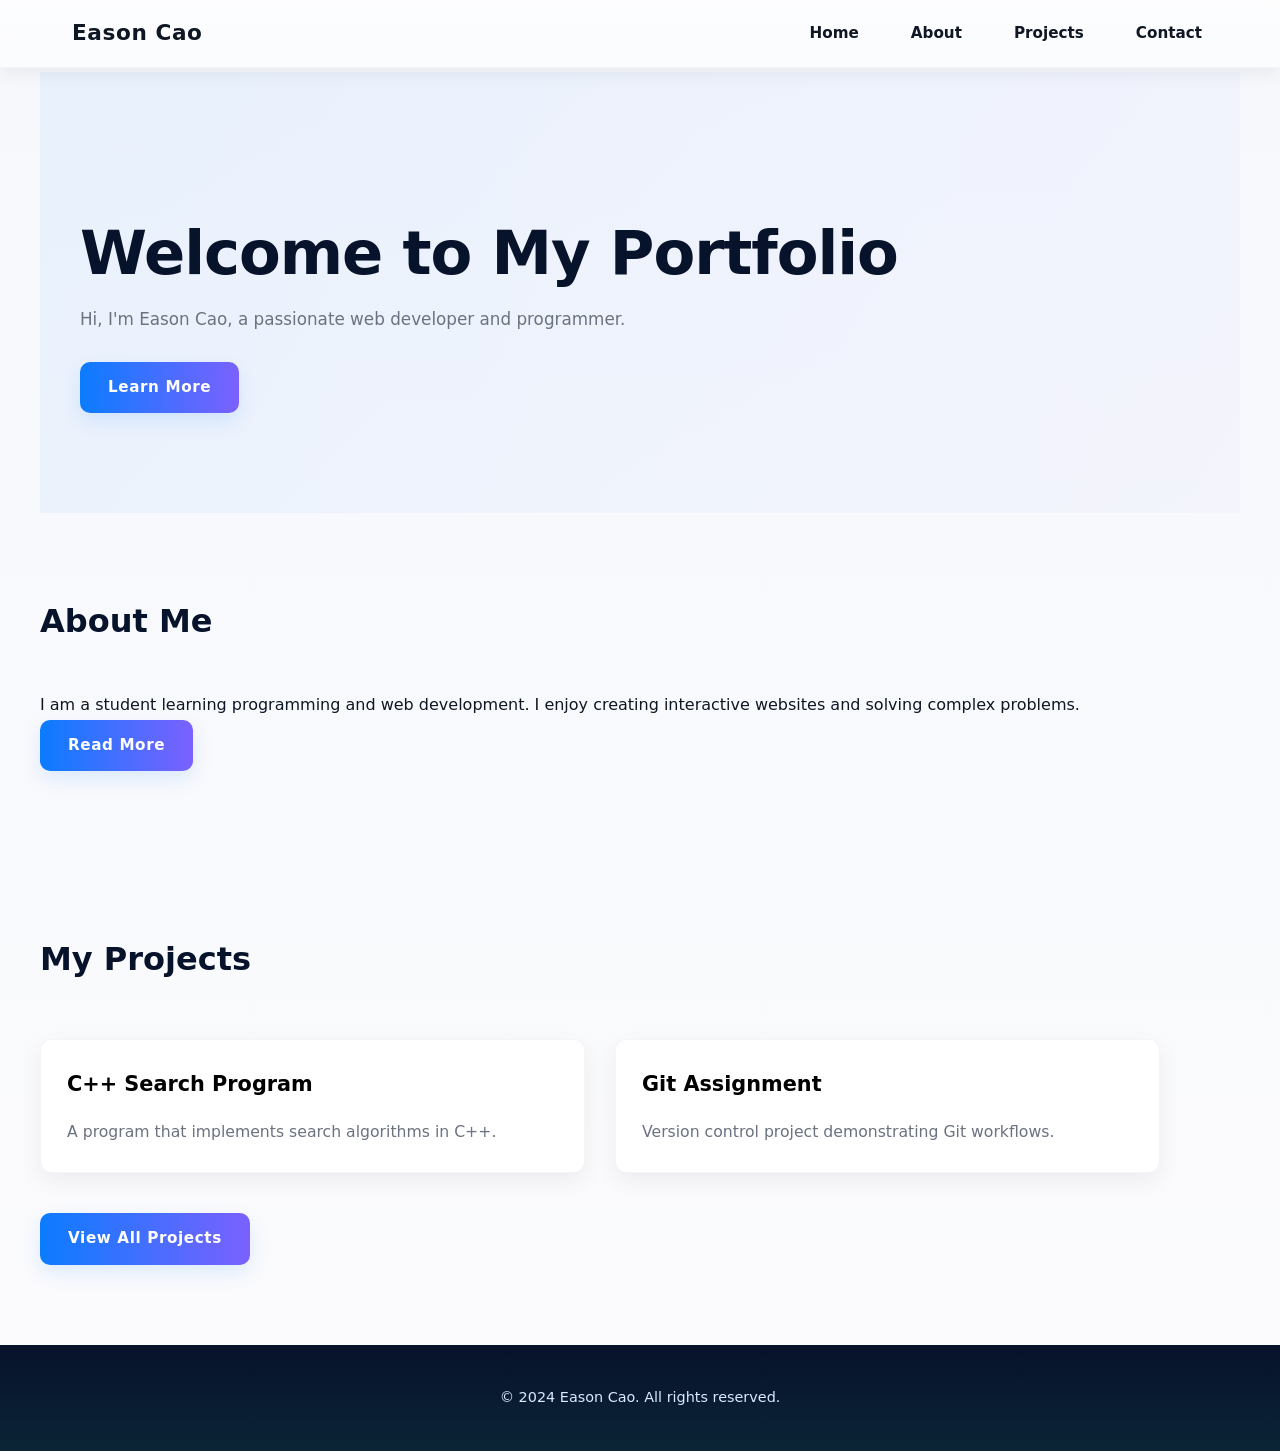
<file: index.html>
<!DOCTYPE html>
<html lang="en">
<head>
    <meta charset="UTF-8">
    <meta name="viewport" content="width=device-width, initial-scale=1.0">
    <title>My Portfolio</title>
    <link rel="stylesheet" href="styles/style.css">
</head>
<body>
    <header>
        <nav>
            <div class="nav-container">
                <h2 class="logo">Eason Cao</h2>
                <ul class="nav-links">
                    <li><a href="index.html">Home</a></li>
                    <li><a href="about.html">About</a></li>
                    <li><a href="projects.html">Projects</a></li>
                    <li><a href="contact.html">Contact</a></li>
                </ul>
            </div>
        </nav>
    </header>

    <section id="hero">
        <div class="hero-content">
            <h1>Welcome to My Portfolio</h1>
            <p>Hi, I'm Eason Cao, a passionate web developer and programmer.</p>
            <a href="about.html" class="btn">Learn More</a>
        </div>
    </section>

    <section id="about-preview">
        <h2>About Me</h2>
        <p>I am a student learning programming and web development. I enjoy creating interactive websites and solving complex problems.</p>
        <a href="about.html" class="btn">Read More</a>
    </section>

    <section id="projects-preview">
        <h2>My Projects</h2>
        <div class="project-grid">
            <div class="project-card">
                <h3>C++ Search Program</h3>
                <p>A program that implements search algorithms in C++.</p>
            </div>
            <div class="project-card">
                <h3>Git Assignment</h3>
                <p>Version control project demonstrating Git workflows.</p>
            </div>
        </div>
        <a href="projects.html" class="btn">View All Projects</a>
    </section>

    <footer>
        <p>&copy; 2024 Eason Cao. All rights reserved.</p>
    </footer>

    <script src="scripts/script.js"></script>
</body>
</html>
</file>
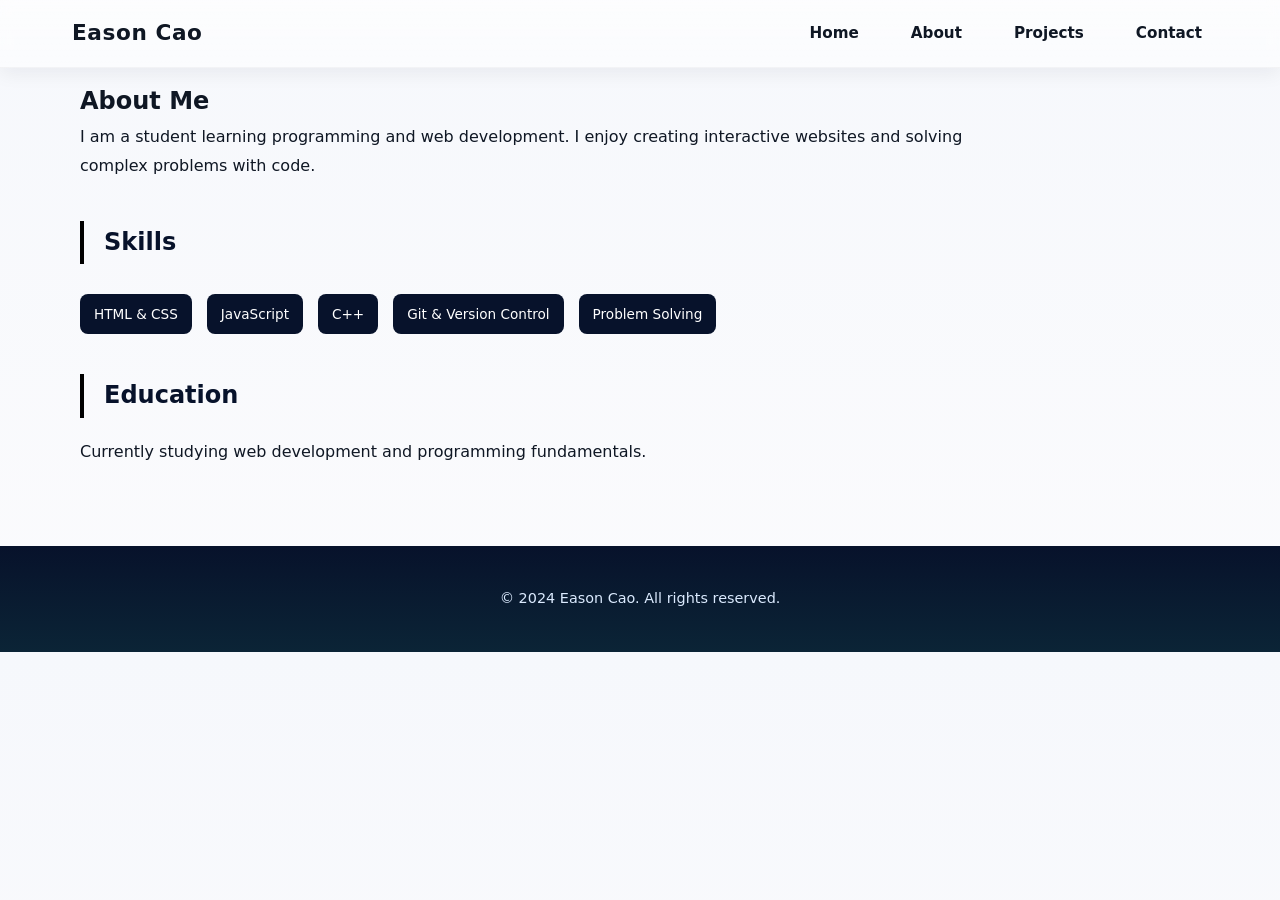
<file: about.html>
<!DOCTYPE html>
<html lang="en">
<head>
    <meta charset="UTF-8">
    <meta name="viewport" content="width=device-width, initial-scale=1.0">
    <title>About Me</title>
    <link rel="stylesheet" href="styles/style.css">
</head>
<body>



    <header>
        <nav>
            <div class="nav-container">
                <h2 class="logo">Eason Cao</h2>
                <ul class="nav-links">
                    <li><a href="index.html">Home</a></li>
                    <li><a href="about.html">About</a></li>
                    <li><a href="projects.html">Projects</a></li>
                    <li><a href="contact.html">Contact</a></li>
                </ul>
            </div>
        </nav>
    </header>

    <section id="about">
        <div class="about-content">
            <h1>About Me</h1>
            <p>I am a student learning programming and web development. I enjoy creating interactive websites and solving complex problems with code.</p>
            <h2>Skills</h2>
            <ul class="skills-list">
                <li>HTML & CSS</li>
                <li>JavaScript</li>
                <li>C++</li>
                <li>Git & Version Control</li>
                <li>Problem Solving</li>
            </ul>
            <h2>Education</h2>
            <p>Currently studying web development and programming fundamentals.</p>
        </div>
    </section>

    <footer>
        <p>&copy; 2024 Eason Cao. All rights reserved.</p>
    </footer>

    <script src="scripts/script.js"></script>
</body>
</html>
</file>
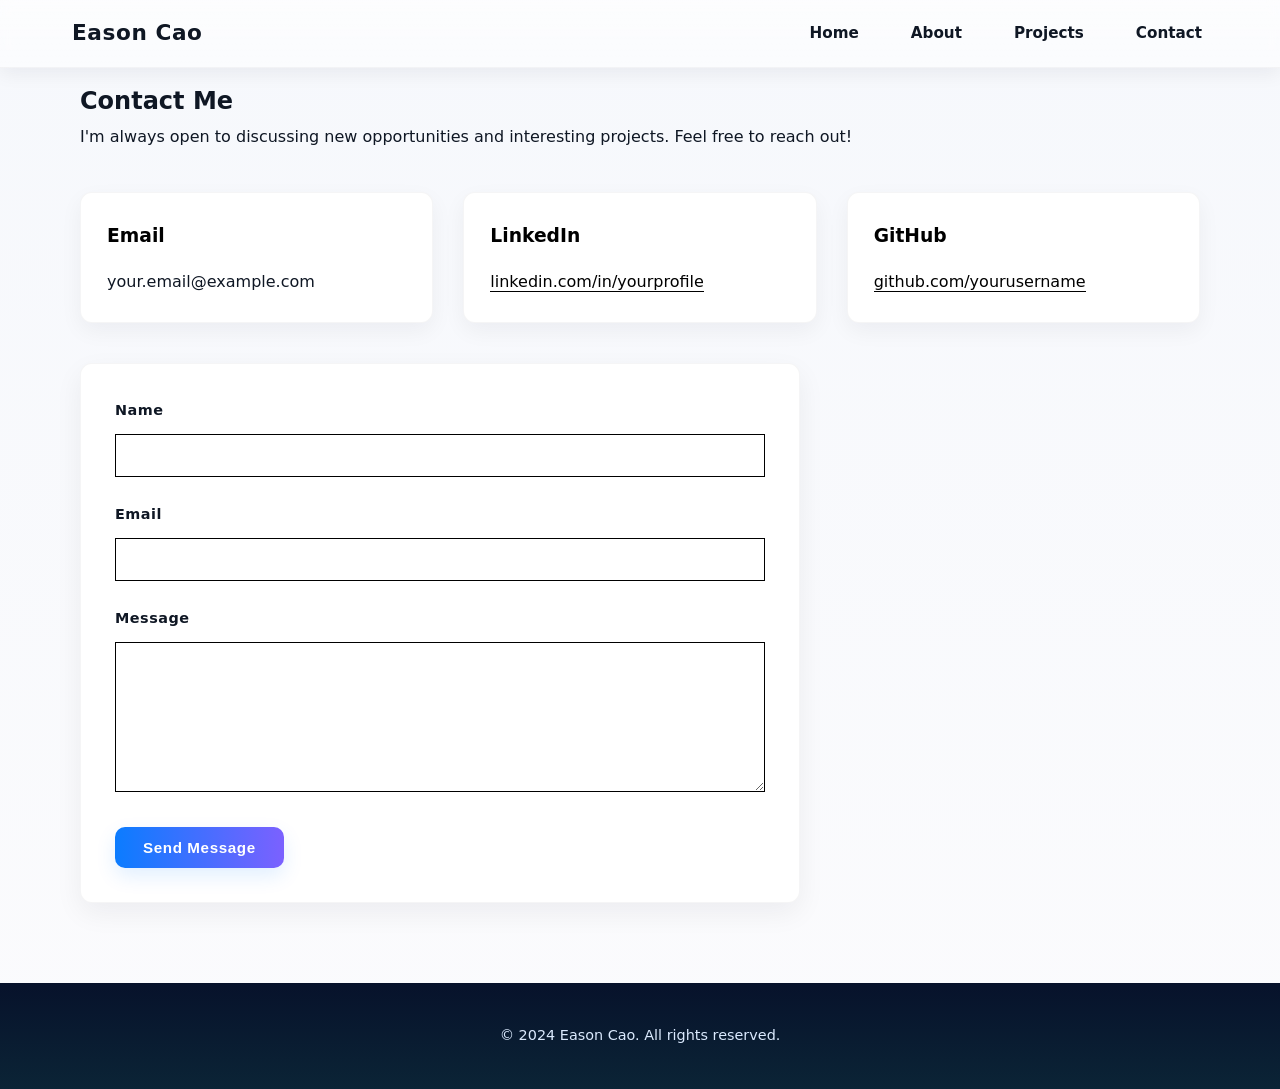
<file: contact.html>
<!DOCTYPE html>
<html lang="en">
<head>
    <meta charset="UTF-8">
    <meta name="viewport" content="width=device-width, initial-scale=1.0">
    <title>Contact Me</title>
    <link rel="stylesheet" href="styles/style.css">
</head>
<body>
    <header>
        <nav>
            <div class="nav-container">
                <h2 class="logo">Eason Cao</h2>
                <ul class="nav-links">
                    <li><a href="index.html">Home</a></li>
                    <li><a href="about.html">About</a></li>
                    <li><a href="projects.html">Projects</a></li>
                    <li><a href="contact.html">Contact</a></li>
                </ul>
            </div>
        </nav>
    </header>

    <section id="contact">
        <h1>Contact Me</h1>
        <p>I'm always open to discussing new opportunities and interesting projects. Feel free to reach out!</p>

        <div class="contact-info">
            <div class="contact-item">
                <h3>Email</h3>
                <p>your.email@example.com</p>
            </div>
            <div class="contact-item">
                <h3>LinkedIn</h3>
                <p><a href="#" target="_blank">linkedin.com/in/yourprofile</a></p>
            </div>
            <div class="contact-item">
                <h3>GitHub</h3>
                <p><a href="#" target="_blank">github.com/yourusername</a></p>
            </div>
        </div>

        <form id="contact-form">
            <div class="form-group">
                <label for="name">Name</label>
                <input type="text" id="name" name="name" required>
            </div>
            <div class="form-group">
                <label for="email">Email</label>
                <input type="email" id="email" name="email" required>
            </div>
            <div class="form-group">
                <label for="message">Message</label>
                <textarea id="message" name="message" required></textarea>
            </div>
            <button type="submit" class="btn">Send Message</button>
        </form>
    </section>

    <footer>
        <p>&copy; 2024 Eason Cao. All rights reserved.</p>
    </footer>

    <script src="scripts/script.js"></script>
</body>
</html>
</file>
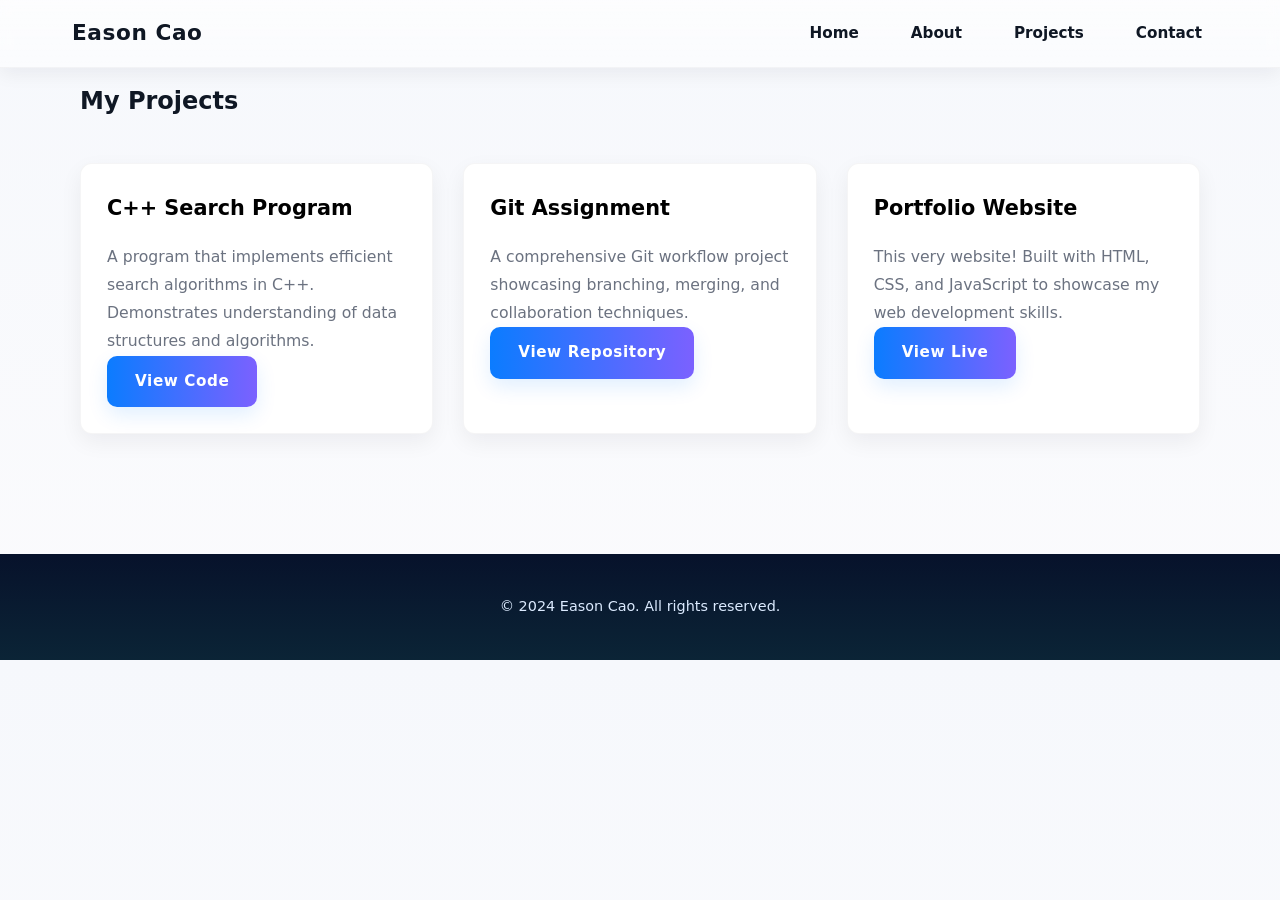
<file: projects.html>
<!DOCTYPE html>
<html lang="en">
<head>
    <meta charset="UTF-8">
    <meta name="viewport" content="width=device-width, initial-scale=1.0">
    <title>My Projects</title>
    <link rel="stylesheet" href="styles/style.css">
</head>
<body>
    <header>
        <nav>
            <div class="nav-container">
                <h2 class="logo">Eason Cao</h2>
                <ul class="nav-links">
                    <li><a href="index.html">Home</a></li>
                    <li><a href="about.html">About</a></li>
                    <li><a href="projects.html">Projects</a></li>
                    <li><a href="contact.html">Contact</a></li>
                </ul>
            </div>
        </nav>
    </header>

    <section id="projects">
        <h1>My Projects</h1>
        <div class="project-grid">
            <div class="project-card">
                <h3>C++ Search Program</h3>
                <p>A program that implements efficient search algorithms in C++. Demonstrates understanding of data structures and algorithms.</p>
                <a href="#" class="btn">View Code</a>
            </div>
            <div class="project-card">
                <h3>Git Assignment</h3>
                <p>A comprehensive Git workflow project showcasing branching, merging, and collaboration techniques.</p>
                <a href="#" class="btn">View Repository</a>
            </div>
            <div class="project-card">
                <h3>Portfolio Website</h3>
                <p>This very website! Built with HTML, CSS, and JavaScript to showcase my web development skills.</p>
                <a href="index.html" class="btn">View Live</a>
            </div>
        </div>
    </section>

    <footer>
        <p>&copy; 2024 Eason Cao. All rights reserved.</p>
    </footer>

    <script src="scripts/script.js"></script>
</body>
</html>
</file>
<file: styles/style.css>
/* Reset and base styles */
* {
    margin: 0;
    padding: 0;
    box-sizing: border-box;
}

body {
    /* Fonts and color system */
    font-family: 'Poppins', system-ui, -apple-system, 'Segoe UI', Roboto, 'Helvetica Neue', Arial;
    line-height: 1.8;
    color: var(--text);
    background: linear-gradient(180deg, var(--page-bg) 0%, #fbfbfd 100%);
    font-weight: 400;
    -webkit-font-smoothing: antialiased;
    -moz-osx-font-smoothing: grayscale;
}

/* Google Fonts import */
@import url('https://fonts.googleapis.com/css2?family=Poppins:wght@300;400;600;700&family=Merriweather:wght@400;700&display=swap');

/* CSS variables */
:root{
    --page-bg:#f6f8fc;
    --surface:#ffffff;
    --accent:#0b7cff;
    --accent-2:#7b61ff;
    --muted:#6b7280;
    --text:#0f1724;
    --glass: rgba(255,255,255,0.6);
    --max-width:1200px;
}

/* Navigation */
header {
    position: fixed;
    top: 0;
    width: 100%;
    z-index: 1000;
    backdrop-filter: blur(6px);
    background: linear-gradient(180deg, rgba(255,255,255,0.72), rgba(255,255,255,0.5));
    box-shadow: 0 6px 18px rgba(15,23,36,0.06);
    padding: 14px 0;
    border-bottom: 1px solid rgba(15,23,36,0.04);
}

.nav-container {
    max-width: var(--max-width);
    margin: 0 auto;
    display: flex;
    justify-content: space-between;
    align-items: center;
    padding: 0 32px;
}

.logo {
    color: var(--text);
    font-size: 1.35rem;
    font-weight: 700;
    letter-spacing: 0.6px;
}

.nav-links {
    list-style: none;
    display: flex;
}

.nav-links li {
    margin-left: 40px;
}

.nav-links a {
    color: var(--text);
    text-decoration: none;
    padding: 8px 6px;
    transition: all 0.25s cubic-bezier(.2,.9,.3,1);
    font-size: 0.95rem;
    font-weight: 600;
}

.nav-links a:hover {
    color: var(--accent);
    transform: translateY(-2px);
}

/* Hero Section */
#hero {
    background: linear-gradient(120deg, rgba(11,124,255,0.06), rgba(123,97,255,0.03));
    color: var(--text);
    padding: 150px 40px 100px;
    text-align: left;
    margin-top: 72px;
    position: relative;
    overflow: hidden;
}

.hero-content h1 {
    font-size: 3.8rem;
    margin-bottom: 18px;
    font-weight: 700;
    line-height: 1.05;
    letter-spacing: -1px;
    color: #07122b;
}

.hero-content p {
    font-size: 1.05rem;
    margin-bottom: 28px;
    color: var(--muted);
    max-width: 680px;
}

/* Buttons */
.btn {
    display: inline-block;
    background: linear-gradient(90deg, var(--accent), var(--accent-2));
    color: white;
    padding: 12px 28px;
    text-decoration: none;
    border-radius: 10px;
    transition: transform 0.25s ease, box-shadow 0.25s ease;
    border: none;
    font-weight: 700;
    font-size: 0.95rem;
    letter-spacing: 0.6px;
    box-shadow: 0 8px 20px rgba(11,124,255,0.12);
}

.btn:hover {
    transform: translateY(-4px);
    box-shadow: 0 18px 40px rgba(11,124,255,0.12);
}

/* Sections */
section {
    max-width: var(--max-width);
    margin: 0 auto;
    padding: 80px 40px;
    text-align: left;
}

section h2 {
    font-size: 2rem;
    margin-bottom: 28px;
    font-weight: 700;
    color: #07122b;
    padding-bottom: 10px;
}

#about-preview, #projects-preview {
    background: transparent;
    margin: 0;
}

#about-preview h2, #projects-preview h2 {
    margin-bottom: 30px;
}

/* Project Grid */
.project-grid {
    display: grid;
    grid-template-columns: repeat(auto-fit, minmax(320px, 1fr));
    gap: 30px;
    margin: 40px 0;
}

.project-card {
    background-color: var(--surface);
    padding: 26px;
    border-radius: 12px;
    box-shadow: 0 8px 22px rgba(15,23,36,0.06);
    transition: transform 0.35s cubic-bezier(.2,.9,.3,1), box-shadow 0.25s ease;
    border: 1px solid rgba(15,23,36,0.04);
}

.project-card:hover {
    transform: translateY(-12px) scale(1.01);
    box-shadow: 0 28px 50px rgba(15,23,36,0.08);
}

.project-card h3 {
    margin-bottom: 15px;
    color: #000;
    font-size: 1.3rem;
    font-weight: 700;
}

.project-card p{ color:var(--muted); font-size:0.98rem }

/* Small decorative tag */
.project-tag{
    display:inline-block;
    font-size:0.75rem;
    padding:6px 10px;
    background: linear-gradient(90deg, rgba(11,124,255,0.12), rgba(123,97,255,0.08));
    color:var(--accent);
    border-radius:999px;
    margin-bottom:12px;
}

/* About Page */
.about-content {
    max-width: 900px;
    margin: 0;
    text-align: left;
}

.about-content h2 {
    font-size: 1.5rem;
    border: none;
    border-left: 4px solid #000;
    padding-left: 20px;
    padding-bottom: 0;
    margin-top: 40px;
    margin-bottom: 20px;
}

.skills-list {
    list-style: none;
    display: flex;
    flex-wrap: wrap;
    gap: 15px;
    margin: 30px 0;
}

.skills-list li {
    background-color: #07122b;
    color: white;
    padding: 8px 14px;
    border-radius: 8px;
    font-size: 0.85rem;
}

/* Contact Page */
.contact-info {
    display: grid;
    grid-template-columns: repeat(auto-fit, minmax(250px, 1fr));
    gap: 30px;
    margin: 40px 0;
}

.contact-item {
    background-color: var(--surface);
    padding: 26px;
    border-radius: 12px;
    box-shadow: 0 8px 22px rgba(15,23,36,0.05);
    border: 1px solid rgba(15,23,36,0.04);
}

.contact-item h3 {
    color: #000;
    margin-bottom: 15px;
    font-weight: 700;
}

.contact-item a {
    color: #000;
    text-decoration: none;
    border-bottom: 1px solid #000;
    transition: color 0.3s;
}

.contact-item a:hover {
    color: #666;
}

#contact-form {
    max-width: 720px;
    margin: 0;
    background-color: var(--surface);
    padding: 34px;
    border-radius: 12px;
    box-shadow: 0 10px 28px rgba(15,23,36,0.06);
    border: 1px solid rgba(15,23,36,0.04);
}

.form-group {
    margin-bottom: 25px;
}

.form-group label {
    display: block;
    margin-bottom: 10px;
    font-weight: 600;
    font-size: 0.9rem;
    letter-spacing: 0.5px;
}

.form-group input,
.form-group textarea {
    width: 100%;
    padding: 12px;
    border: 1px solid #000;
    border-radius: 0;
    font-size: 0.95rem;
    background-color: #fff;
}

.form-group textarea {
    height: 150px;
    resize: vertical;
}

/* Footer */
footer {
    background: linear-gradient(180deg, #07122b, #0b2436);
    color: #dbeafe;
    text-align: center;
    padding: 40px 20px;
    font-size: 0.9rem;
}

/* Responsive Design */
@media (max-width: 768px) {
    .nav-container {
        flex-direction: column;
        padding: 10px 20px;
    }

    .nav-links {
        margin-top: 15px;
        flex-wrap: wrap;
    }

    .nav-links li {
        margin-left: 0;
        margin-right: 20px;
    }

    #hero {
        padding: 100px 20px 70px;
    }

    .hero-content h1 {
        font-size: 2.4rem;
    }

    section {
        padding: 60px 20px;
    }

    section h2 {
        font-size: 1.8rem;
    }

    .project-grid {
        grid-template-columns: 1fr;
    }
}
</file>
